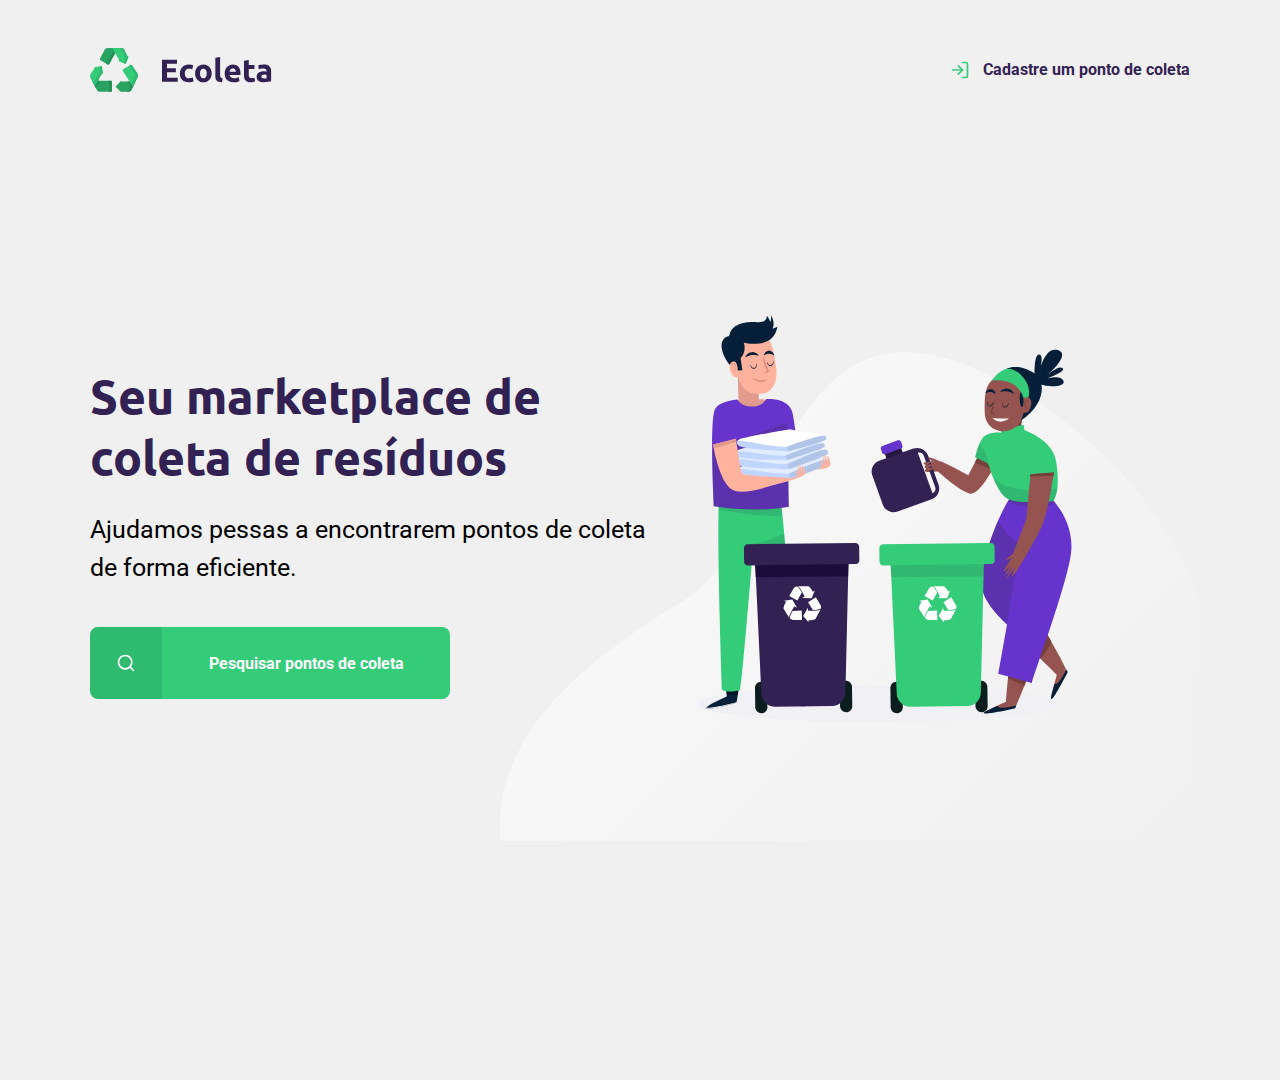
<file: index.html>
<!DOCTYPE html>
<html lang="pt-br">
  <head>
    <meta charset="UTF-8" />
    <meta name="viewport" content="width=device-width, initial-scale=1.0" />
    <title>Ecoleta</title>
    <link
      href="https://fonts.googleapis.com/css2?family=Roboto:wght@300;700&family=Ubuntu:wght@700&display=swap"
      rel="stylesheet"
    />
    <link rel="stylesheet" href="styles/main.css" />
    <link rel="stylesheet" href="styles/home.css" />
    <link rel="stylesheet" href="styles/responsive.css" />
  </head>
  </head>

  <body>
    <div id="page-home">
      <div class="content">
        <header>
          <img src="assets/logo.svg" alt="Logomarca" />

          <a href="create-point.html">
            <span></span>
            Cadastre um ponto de coleta
          </a>
        </header>
        <main>
          <h1>Seu marketplace de coleta de resíduos</h1>

          <p>
            Ajudamos pessas a encontrarem pontos de coleta de forma eficiente.
          </p>
          <a href="#">
            <span></span> <strong>Pesquisar pontos de coleta</strong></a
          >
        </main>
      </div>
    </div>
  </body>
</html>
</file>
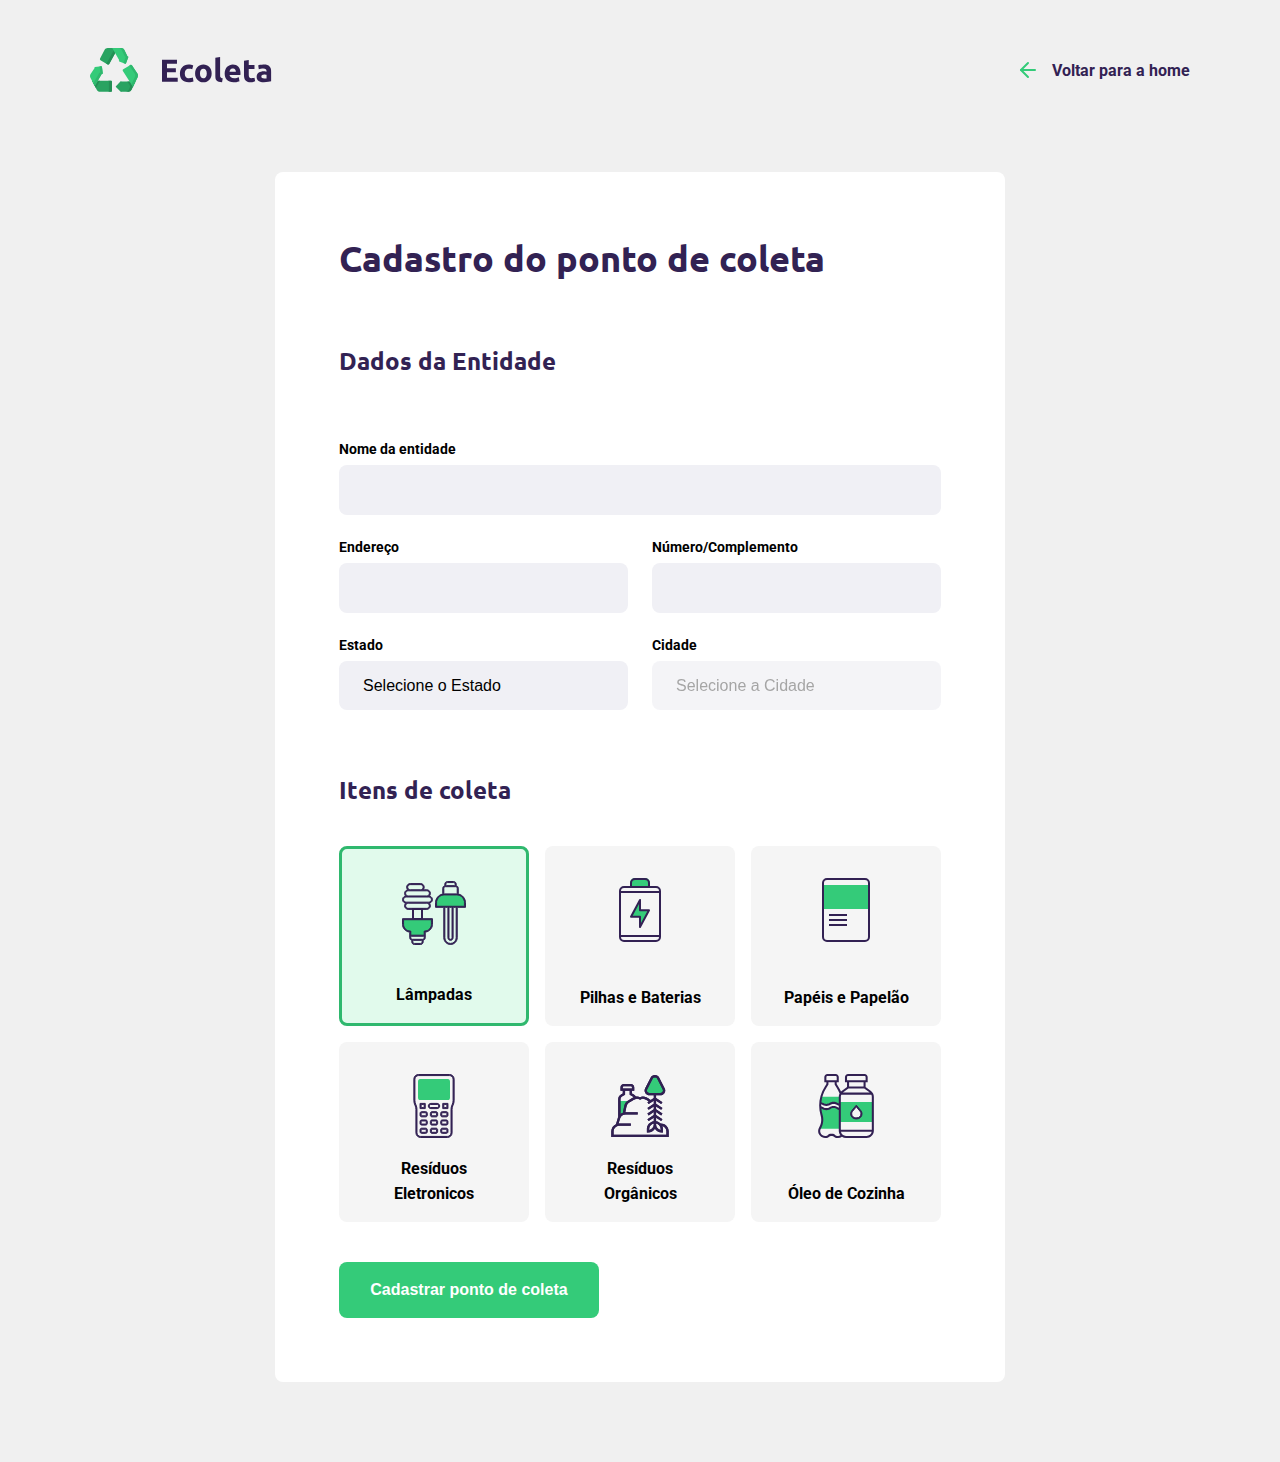
<file: create-point.html>
<!DOCTYPE html>
<html lang="pt-br">
  <head>
    <meta charset="UTF-8" />
    <meta name="viewport" content="width=device-width, initial-scale=1.0" />
    <title>Criar ponto de coleta</title>
    <link
      href="https://fonts.googleapis.com/css2?family=Roboto:wght@300;700&family=Ubuntu:wght@700&display=swap"
      rel="stylesheet"
    />
    <link rel="stylesheet" href="styles/main.css" />
    <link rel="stylesheet" href="styles/create-point.css" />
    <link rel="stylesheet" href="styles/responsive.css" />
  </head>
  </head>

  <body>
    <div id="page-create-point">
        <header>
          <img src="assets/logo.svg" alt="Logomarca" />

          <a href="index.html">
            <span></span>
            Voltar para a home
          </a>
        </header>
       <form action="">
           <h1>Cadastro do ponto de coleta</h1>

           <fieldset>
               <legend>
                   <h2>Dados da Entidade</h2>
               </legend>

               <div class="field">
                   <label for="name">Nome da entidade</label>
                   <input type="text" name="name" required>
               </div>

               <div class="field-group">
                   <div class="field">
                        <label for="address">Endereço</label>
                        <input type="text" name="address" required>
                   </div>
                   <div class="field">
                       <label for="number">Número/Complemento</label>
                       <input type="text" name="number" required>
                   </div>
               </div>

               <div class="field-group">
                    <div class="field">
                        <label for="state">Estado</label>
                        <select name="uf" required>
                            <option value="1">Selecione o Estado</option>
                        </select>
                    </div>
                    
                    <div class="field">
                        <label for="city">Cidade</label>
                        <select name="city" disabled required>
                            <option value="">Selecione a Cidade</option>
                        </select>
                    </div>
                    <input type="hidden" name = "state">
               
           </fieldset>



           <fieldset>
               <legend>
                   <h2>Itens de coleta</h2>
               </legend>

               <div class="items-grid">
                  <li data-id = "1" class="selected">
                    <img src="assets/lampadas.svg" alt="lampada-img">
                    <span>Lâmpadas</span>
                  </li>
                  <li data-id = "2">
                    <img src="assets/baterias.svg" alt="Baterias">
                    <span>Pilhas e Baterias</span>
                  </li>
                  <li data-id = "3">
                    <img src="assets/papeis-papelao.svg" alt="Papeis e papelão">
                    <span>Papéis e Papelão</span>
                  </li>
                  <li data-id = "4">
                    <img src="assets/eletronicos.svg" alt="Eletrônicos">
                    <span>Resíduos Eletronicos</span>
                  </li>
                  <li data-id = "5">
                    <img src="assets/organicos.svg" alt="Orgânicos">
                    <span>Resíduos Orgânicos</span>
                  </li>
                  <li data-id = "6">
                    <img src="assets/oleo.svg" alt="oleo">
                    <span>Óleo de Cozinha</span>
                  </li>
               </div>
           </fieldset>
           <button type="submit">Cadastrar ponto de coleta</button>
       </form>
    </div>
    <script src="/scripts/create-point.js" ></script>
  </body>
</html>
</file>
<file: styles/main.css>
:root {
  --title-color: #322253;
  --primary-color: #34cb79;
}

* {
  margin: 0;
  padding: 0;
  box-sizing: border-box;
}

html {
  font-family: "Roboto", sans-serif;
}

body {
  background: #f0f0f0;
  -webkit-font-smoothing: antialiased;
}

a {
  text-decoration: none;
}

h1,
h2,
h3,
h4,
h5,
h6 {
  color: var(--title-color);
  font-family: "Ubuntu", sans-serif;
}
</file>
<file: styles/home.css>
/* BOX MODEL
    Modelo de caixa
    toda caixa tem 
    largura, altura espaçamentos, preenchimentos
    bordas, cor, fundo, maneirra que é vista pelo html,
    alinhamento, espaçamento
*/
#page-home {
  display: flex;
  height: 120vh;
  background: url("../assets/home-background.svg") no-repeat;
  background-position: 39vw bottom;
  background-size: 700px;
}

#page-home .content {
  width: 90%;
  max-width: 1100px;
  margin: 0 auto;
  display: flex;
  height: 90%;
  flex-direction: column;
}
#page-home header {
  display: flex;
  align-items: center;
  justify-content: space-between;
  margin-top: 48px;
}
#page-home header a {
  display: flex;
  color: var(--title-color);
  font-weight: bold;
}
#page-home header a span {
  margin-right: 13px;
  background-image: url("../assets/log-in.svg");
  width: 20px;
  height: 20px;
}

#page-home main {
  max-width: 560px;
  display: flex;
  flex: 1;
  flex-direction: column;
  justify-content: center;
}
#page-home main h1 {
  font-size: 48px;
}
#page-home main p {
  font-size: 25px;
  line-height: 38px;
  margin-top: 24px;
}

#page-home main a {
  width: 100%;
  max-width: 360px;
  height: 72px;
  background-color: var(--primary-color);
  border-radius: 8px;
  display: flex;
  align-items: center;
  margin-top: 40px;
  transition: 400ms;
}
#page-home main a:hover {
  background-color: #2fb86e;
}
#page-home main a span {
  width: 72px;
  height: 72px;
  border-top-left-radius: 8px;
  border-bottom-left-radius: 8px;
  background-color: rgba(0, 0, 0, 0.08);
  display: flex;
  align-items: center;
  justify-content: center;
}

#page-home main a span::after {
  content: "";
  background-image: url("../assets/search.svg");
  width: 20px;
  height: 20px;
}
#page-home main a strong {
  color: white;
  flex: 1;
  text-align: center;
}
</file>
<file: styles/responsive.css>
@media (max-width: 1000px) {
  #page-home {
    background-position-x: 80vw;
  }

  #page-home .content {
    align-items: center;
    text-align: center;
  }

  #page-home .content main {
    align-items: center;
  }

  #page-home header a {
    position: absolute;
    bottom: 40px;
    left: 50%;
    transform: translateX(-50%);
  }
}

@media (max-height: 1700px) {
  #page-home {
    background-position-y: 35vh;
  }
}
</file>
<file: styles/create-point.css>
#page-create-point {
  width: 90%;
  max-width: 1100px;
  margin: 0 auto;
}

#page-create-point header {
  display: flex;
  justify-content: space-between;
  align-items: center;
  margin-top: 48px;
}

#page-create-point a {
  color: var(--title-color);
  font-weight: bold;
  display: flex;
  align-items: center;
}

#page-create-point a span {
  background-image: url("../assets/arrow-left.svg");
  width: 20px;
  height: 24px;
  display: flex;
  margin-right: 16px;
}

form {
  background: white;
  padding: 64px;
  max-width: 730px;
  border-radius: 8px;
  box-sizing: border-box;
  margin: 80px auto;
}

form h1 {
  font-size: 36px;
}

form fieldset {
  margin-top: 64px;
  border: 0;
}

form legend {
  margin-bottom: 40px;
}

form legend h2 {
  font-size: 24px;
}

form .field {
  display: flex;
  flex-direction: column;
  flex: 1;
  margin-top: 24px;
}

form .field-group {
  display: flex;
}

form input,
form select {
  background-color: #f0f0f5;
  border: 0;
  padding: 16px 24px;
  font-size: 16px;
  border-radius: 8px;
}

form select {
  -webkit-appearance: none;
  -moz-appearance: none;
  appearance: none;
}

form label {
  font-size: 14px;
  margin-bottom: 8px;
  font-weight: bold;
}

form .field-group .field + .field {
  margin-left: 24px;
}

form button {
  width: 260px;
  height: 56px;

  border-radius: 8px;
  background-color: var(--primary-color);
  font-weight: bold;
  font-size: 16px;
  border: 0;
  margin-top: 40px;
  color: white;
  transition: background-color 400ms;
}

form button:hover {
  background-color: #2fb86e;
}

/* ítens de Coleta */
/* Usando o GRID */
.items-grid {
  display: grid;
  grid-template-columns: 1fr 1fr 1fr;
  gap: 16px;
}

.items-grid li {
  background-color: #f5f5f5;
  list-style: none;

  border-radius: 8px;
  height: 180px;
  padding: 32px 24px 16px;

  display: flex;
  flex-direction: column;
  align-items: center;
  justify-content: space-between;

  cursor: pointer;
}

.items-grid li span {
  text-align: center;
  font-weight: bold;
  line-height: 25px;
}

.items-grid li.selected {
  background: #e1faec;
  border: 3px solid #2fb86e;
}
</file>
